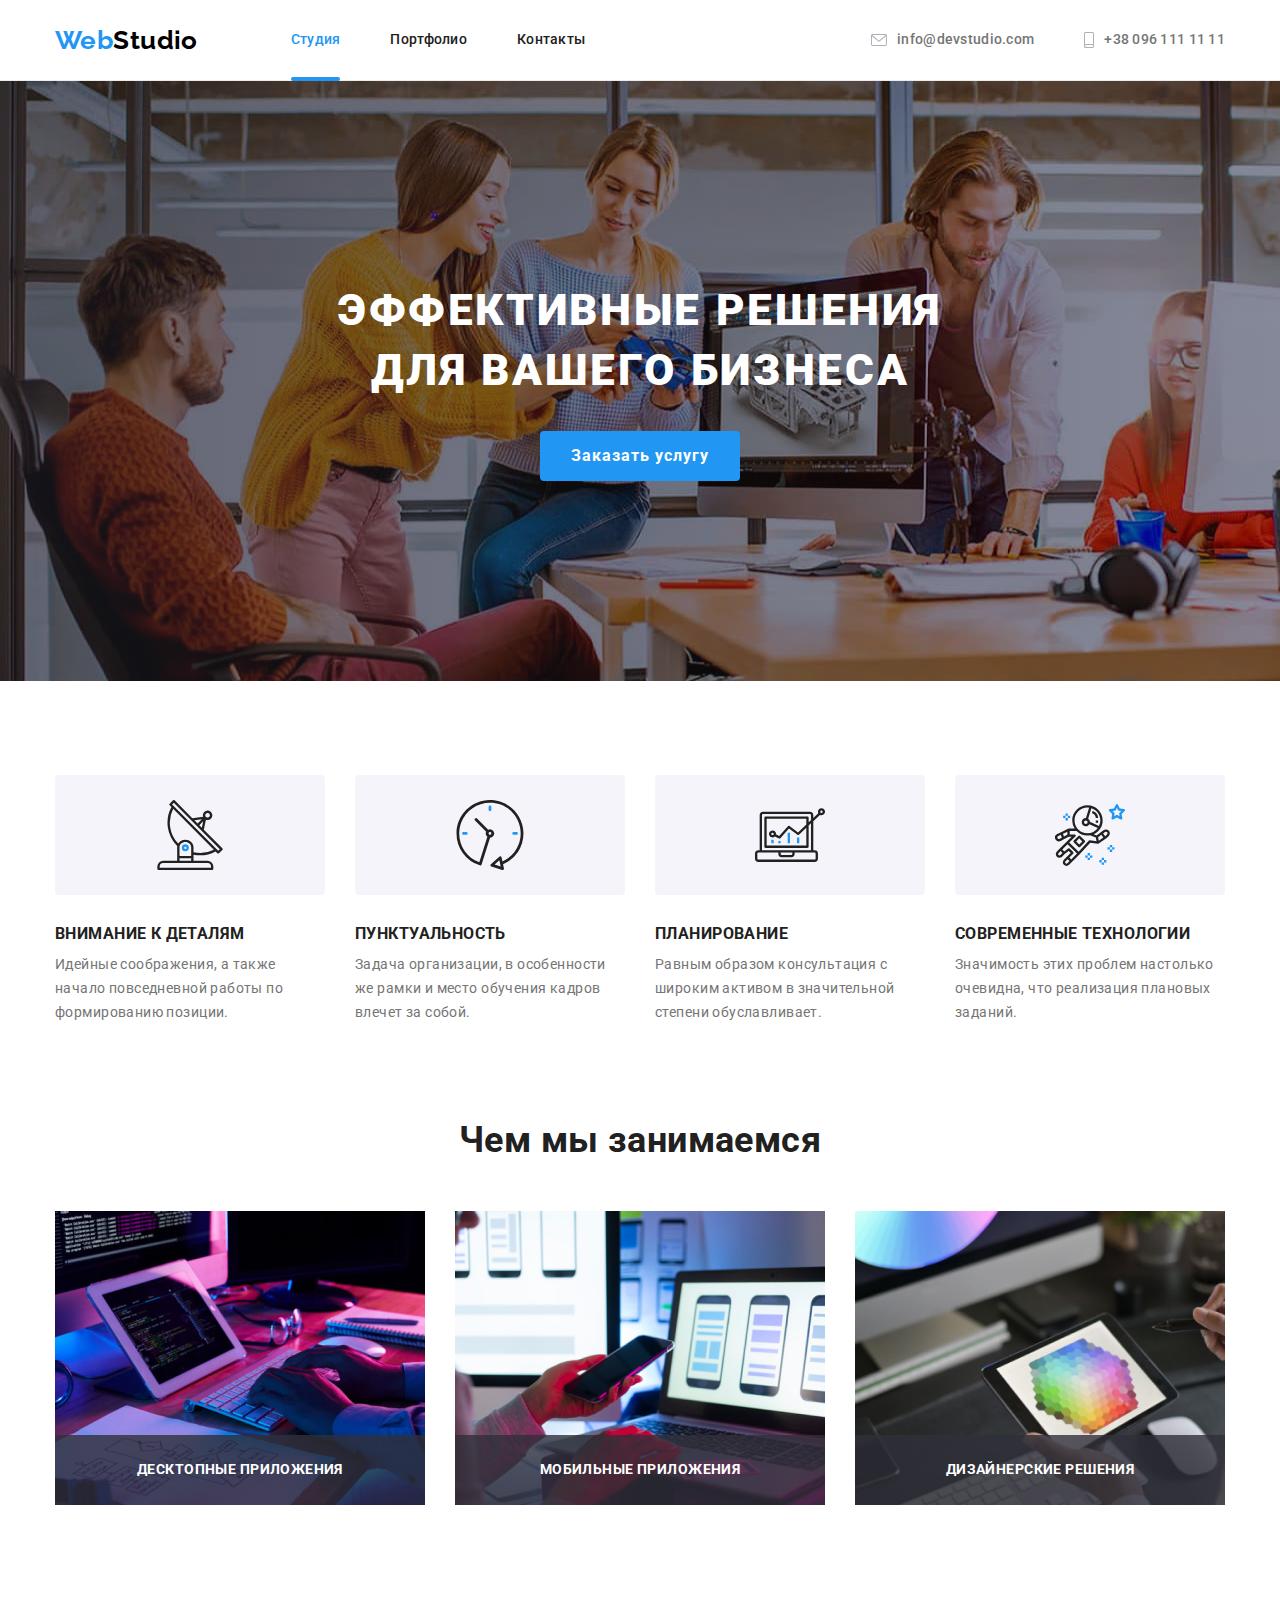
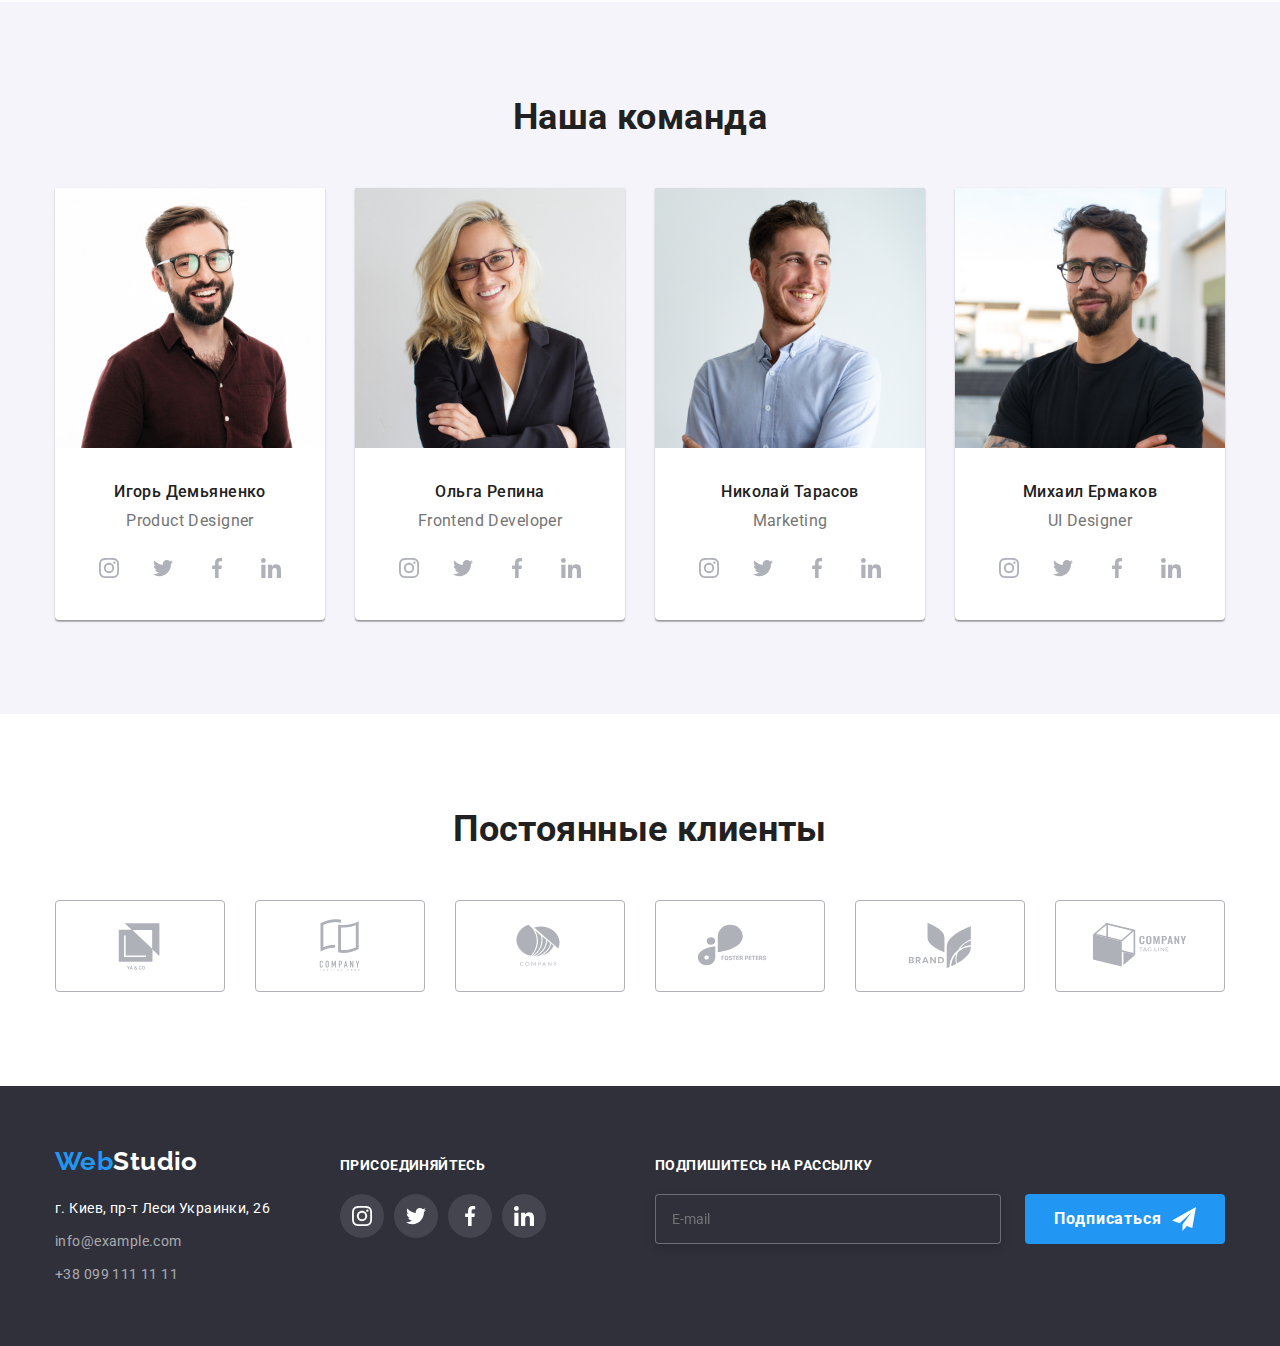
<file: index.html>
<!DOCTYPE html>
<html lang="ru">

<head>
  <meta charset="UTF-8" />
  <meta http-equiv="X-UA-Compatible" content="IE=edge" />
  <meta name="viewport" content="width=device-width, initial-scale=1.0" />
  <title>WebStudio</title>
  <link href="https://fonts.googleapis.com/css2?family=Raleway:wght@700&family=Roboto:wght@400;500;700;900&display=swap"
    rel="stylesheet" />
  <link rel="stylesheet"
    href="https://cdnjs.cloudflare.com/ajax/libs/modern-normalize/1.1.0/modern-normalize.min.css" />
  <link rel="stylesheet" href="./css/styles.css" />
  <link rel="stylesheet" href="./css/main.min.css" />
</head>

<body>

  <!-- HEADER -->

  <header class="header">
    <div class="navigation container">
      <a href="./index.html" class="logo"><span class="logo__top">Web</span>Studio</a>
      <nav class="header-navigation">
        <ul class="header-navigation__list list">
          <li class="header-navigation__item">
            <a href="./index.html" class="header-navigation__link header-navigation__link--current">Студия</a>
          </li>
          <li><a href="./portfolio.html" class="header-navigation__link">Портфолио</a></li>
          <li><a href="" class="header-navigation__link">Контакты</a></li>
        </ul>
      </nav>
      <ul class="header-contacts list">
        <li>
          <a href="mailto:info@devstudio.com" class="header-contacts__data">
            <svg class="header-contacts__icon" width="16" height="12">
              <use href="./images/icons.svg#icon-mail"></use>
            </svg>
            info@devstudio.com</a>
        </li>
        <li>
          <a href="tel:+380961111111" class="header-contacts__data">
            <svg class="header-contacts__icon" width="10" height="16">
              <use href="./images/icons.svg#icon-phone"></use>
            </svg>
            +38 096 111 11 11</a>
        </li>
      </ul>
    </div>
  </header>

  <main>
    <!-- HERO -->

    <section class="hero hero__bgi">
      <div class="container">
        <h1 class="hero__title">
          Эффективные решения <br />
          для вашего бизнеса
        </h1>
        <button type="button" class="button" data-modal-open>Заказать услугу</button>
      </div>
    </section>

    <!-- FEATURE -->

    <section class="feature section">
      <div class="container">
        <h2 class="section__title visually-hidden">Преимущества веб-студии</h2>
        <ul class="section__list">
          <li class="feature__item">
            <div class="feature__icon">
              <svg class="feature__svg">
                <use href="./images/icons.svg#icon-antenna"></use>
              </svg>
            </div>
            <h3 class="feature__title">Внимание к деталям</h3>
            <p class="feature__text">
              Идейные соображения, а также начало повседневной работы по формированию позиции.
            </p>
          </li>
          <li class="feature__item">
            <div class="feature__icon">
              <svg class="feature__svg">
                <use href="./images/icons.svg#icon-clock"></use>
              </svg>
            </div>
            <h3 class="feature__title">Пунктуальность</h3>
            <p class="feature__text">
              Задача организации, в особенности же рамки и место обучения кадров влечет за собой.
            </p>
          </li>
          <li class="feature__item">
            <div class="feature__icon">
              <svg class="feature__svg">
                <use href="./images/icons.svg#icon-diagram"></use>
              </svg>
            </div>
            <h3 class="feature__title">Планирование</h3>
            <p class="feature__text">
              Равным образом консультация с широким активом в значительной степени обуславливает.
            </p>
          </li>
          <li class="feature__item">
            <div class="feature__icon">
              <svg class="feature__svg">
                <use href="./images/icons.svg#icon-astronaut"></use>
              </svg>
            </div>
            <h3 class="feature__title">Современные технологии</h3>
            <p class="feature__text">
              Значимость этих проблем настолько очевидна, что реализация плановых заданий.
            </p>
          </li>
        </ul>
      </div>
    </section>

    <!-- WORK-BOX -->

    <section class="work-box section">
      <div class="container">
        <h2 class="section__title">Чем мы занимаемся</h2>
        <ul class="section__list">
          <li>
            <div class="work-box__group">
              <img src="./images/box1.jpg" alt="Создание сайтов" width="370" height="294" />
              <p class="work-box__text">Десктопные приложения</p>
            </div>
          </li>
          <li>
            <div class="work-box__group">
              <img src="./images/box2.jpg" alt="Создание приложений" width="370" height="294" />
              <p class="work-box__text">Мобильные приложения</p>
            </div>
          </li>
          <li>
            <div class="work-box__group">
              <img src="./images/box3.jpg" alt="Добавление стилей" width="370" height="294" />
              <p class="work-box__text">Дизайнерские решения</p>
            </div>
          </li>
        </ul>
      </div>
    </section>

    <!-- OUR TEAM -->

    <section class="team section">
      <div class="container">
        <h2 class="section__title">Наша команда</h2>
        <ul class="section__list">
          <li class="team__item">
            <img src="./images/product-designer.jpg" alt="Дизайнер проэкта" width="270" height="260" />
            <div class="team__card">
              <h3 class="team__text team__text--name">Игорь Демьяненко</h3>
              <p class="team__text">Product Designer</p>
            </div>
            <ul class="social team-list">
              <li>
                <a href="" class="social__link">
                  <svg class="social__icon">
                    <use href="./images/icons.svg#icon-instagram"></use>
                  </svg>
                </a>
              </li>
              <li>
                <a href="" class="social__link">
                  <svg class="social__icon">
                    <use href="./images/icons.svg#icon-twitter"></use>
                  </svg>
                </a>
              </li>
              <li>
                <a href="" class="social__link">
                  <svg class="social__icon">
                    <use href="./images/icons.svg#icon-facebook"></use>
                  </svg>
                </a>
              </li>
              <li>
                <a href="" class="social__link">
                  <svg class="social__icon">
                    <use href="./images/icons.svg#icon-linkedin"></use>
                  </svg>
                </a>
              </li>
            </ul>
          </li>
          <li class="team__item">
            <img src="./images/frontend-developer.jpg" alt="Фронтенд-разработчик" width="270" height="260" />
            <div class="team__card">
              <h3 class="team__text team__text--name">Ольга Репина</h3>
              <p class="team__text">Frontend Developer</p>
            </div>
            <ul class="social team-list">
              <li>
                <a href="" class="social__link">
                  <svg class="social__icon">
                    <use href="./images/icons.svg#icon-instagram"></use>
                  </svg>
                </a>
              </li>
              <li>
                <a href="" class="social__link">
                  <svg class="social__icon">
                    <use href="./images/icons.svg#icon-twitter"></use>
                  </svg>
                </a>
              </li>
              <li>
                <a href="" class="social__link">
                  <svg class="social__icon">
                    <use href="./images/icons.svg#icon-facebook"></use>
                  </svg>
                </a>
              </li>
              <li>
                <a href="" class="social__link">
                  <svg class="social__icon">
                    <use href="./images/icons.svg#icon-linkedin"></use>
                  </svg>
                </a>
              </li>
            </ul>
          </li>
          <li class="team__item">
            <img src="./images/marketing.jpg" alt="Маркетинг" width="270" height="260" />
            <div class="team__card">
              <h3 class="team__text team__text--name">Николай Тарасов</h3>
              <p class=" team__text">Marketing</p>
            </div>
            <ul class="social team-list">
              <li>
                <a href="" class="social__link">
                  <svg class="social__icon">
                    <use href="./images/icons.svg#icon-instagram"></use>
                  </svg>
                </a>
              </li>
              <li>
                <a href="" class="social__link">
                  <svg class="social__icon">
                    <use href="./images/icons.svg#icon-twitter"></use>
                  </svg>
                </a>
              </li>
              <li>
                <a href="" class="social__link">
                  <svg class="social__icon">
                    <use href="./images/icons.svg#icon-facebook"></use>
                  </svg>
                </a>
              </li>
              <li>
                <a href="" class="social__link">
                  <svg class="social__icon">
                    <use href="./images/icons.svg#icon-linkedin"></use>
                  </svg>
                </a>
              </li>
            </ul>
          </li>
          <li class="team__item">
            <img src="./images/ul-designer.jpg" alt="Дизайнер пользовательского интерфейса" width="270" height="260" />
            <div class="team__card">
              <h3 class="team__text team__text--name">Михаил Ермаков</h3>
              <p class="team__text">UI Designer</p>
            </div>
            <ul class="social team-list">
              <li>
                <a href="" class="social__link">
                  <svg class="social__icon">
                    <use href="./images/icons.svg#icon-instagram"></use>
                  </svg>
                </a>
              </li>
              <li>
                <a href="" class="social__link">
                  <svg class="social__icon">
                    <use href="./images/icons.svg#icon-twitter"></use>
                  </svg>
                </a>
              </li>
              <li>
                <a href="" class="social__link">
                  <svg class="social__icon">
                    <use href="./images/icons.svg#icon-facebook"></use>
                  </svg>
                </a>
              </li>
              <li>
                <a href="" class="social__link">
                  <svg class="social__icon">
                    <use href="./images/icons.svg#icon-linkedin"></use>
                  </svg>
                </a>
              </li>
            </ul>
          </li>
        </ul>
      </div>
    </section>


    <!-- CLIENTS -->
    <section class="clients section">
      <div class="container">
        <h2 class="section__title">Постоянные клиенты</h2>
        <ul class="section__list">
          <li>
            <a href="" class="clients__link">
              <svg class="clients__icon">
                <use href="./images/icons.svg#icon-logo1"></use>
              </svg>
            </a>
          </li>
          <li>
            <a href="" class="clients__link">
              <svg class="clients__icon">
                <use href="./images/icons.svg#icon-logo2"></use>
              </svg>
            </a>
          </li>
          <li>
            <a href="" class="clients__link">
              <svg class="clients__icon">
                <use href="./images/icons.svg#icon-logo3"></use>
              </svg>
            </a>
          </li>
          <li>
            <a href="" class="clients__link">
              <svg class="clients__icon">
                <use href="./images/icons.svg#icon-logo4"></use>
              </svg>
            </a>
          </li>
          <li>
            <a href="" class="clients__link">
              <svg class="clients__icon">
                <use href="./images/icons.svg#icon-logo5"></use>
              </svg>
            </a>
          </li>
          <li>
            <a href="" class="clients__link">
              <svg class="clients__icon">
                <use href="./images/icons.svg#icon-logo6"></use>
              </svg>
            </a>
          </li>
        </ul>
      </div>
    </section>

  </main>

  <!-- FOOTER -->

  <footer class="footer">
    <div class="footer__block container">
      <div class="footer__block--left">
        <div>
          <div class="logo logo--mb">
            <a href="./index.html" class="logo--style"><span class="logo__bottom">Web</span>Studio</a>
          </div>
          <address class="address">
            <ul class="address__list list">
              <li class="address__item">
                <a href="https://www.google.com/maps/place/%D0%B1%D1%83%D0%BB.+%D0%9B%D0%B5%D1%81%D0%B8+%D0%A3%D0%BA%D1%80%D0%B0%D0%B8%D0%BD%D0%BA%D0%B8,+26,+%D0%9A%D0%B8%D0%B5%D0%B2,+02000/@50.4265841,30.5361971,17z/data=!3m1!4b1!4m5!3m4!1s0x40d4cf0e033ecbe9:0x57a4dffefec77da0!8m2!3d50.4265807!4d30.5383858"
                  class="address__map" target="_blank" rel="noopener noreferrer">г. Киев, пр-т Леси Украинки, 26</a>
              </li>
              <li class="address__item">
                <a href="mailto:info@example.com" class="address__link">info@example.com</a>
              </li>
              <li class="address__item">
                <a href="tel:+380991111111" class="address__link">+38 099 111 11 11</a>
              </li>
            </ul>
          </address>
        </div>
        <div>
          <strong class="advice">присоединяйтесь</strong>
          <ul class="social">
            <li>
              <a href="" class="social__link social__link--bg">
                <svg class="social__icon social__icon--fill">
                  <use href="./images/icons.svg#icon-instagram"></use>
                </svg>
              </a>
            </li>
            <li>
              <a href="" class="social__link social__link--bg">
                <svg class="social__icon social__icon--fill">
                  <use href="./images/icons.svg#icon-twitter"></use>
                </svg>
              </a>
            </li>
            <li>
              <a href="" class="social__link social__link--bg">
                <svg class="social__icon social__icon--fill">
                  <use href="./images/icons.svg#icon-facebook"></use>
                </svg>
              </a>
            </li>
            <li>
              <a href="" class="social__link social__link--bg">
                <svg class="social__icon social__icon--fill">
                  <use href="./images/icons.svg#icon-linkedin"></use>
                </svg>
              </a>
            </li>
          </ul>
        </div>
      </div>
      <div class="footer__block--right">
        <strong class="advice">Подпишитесь на рассылку</strong>
        <form>
          <div class="signup">
            <input type="email" class="signup__input" name="email" id="email" placeholder="E-mail">
            <label for="email"></label>
            <button type="submit" class="button">
              <div class="button__icon">
                <span>Подписаться</span>
                <svg width="24" height="24">
                  <use href="./images/icons.svg#icon-send"></use>
                </svg>
              </div>
            </button>
          </div>
        </form>
      </div>
    </div>
  </footer>

  <!-- MODAL -->
  <div class="backdrop is-hidden" data-modal>
    <div class="modal">
      <form class="form">
        <button class="form-button" data-modal-close>
          <svg class="form-button__icon" width="11" height="11">
            <use href="./images/icons.svg#icon-close"></use>
          </svg>
        </button>
        <strong class="form__advice">Оставьте свои данные, мы вам перезвоним</strong>
        <div class="form__field">
          <label for="name" class="form__label">Имя</label>
          <div class="form__group">
            <input type="text" class="form__input" name="name" id="name">
            <svg class="form__icon" width="18" height="18">
              <use href="./images/icons.svg#icon-person"></use>
            </svg>
          </div>
        </div>
        <div class="form__field">
          <label for="name" class="form__label">Телефон</label>
          <div class="form__group">
            <input type="tel" class="form__input" name="tel" id="tel">
            <svg class="form__icon" width="18" height="18">
              <use href="./images/icons.svg#icon-tell"></use>
            </svg>
          </div>
        </div>
        <div class="form__field">
          <label for="email" class="form__label">Почта</label>
          <div class="form__group">
            <input type="email" class="form__input" name="email" id="email">
            <svg class="form__icon" width="18" height="18">
              <use href="./images/icons.svg#icon-email"></use>
            </svg>
          </div>
        </div>
        <div class="form__field">
          <label class="form__label">Комментарий</label>
          <textarea class="form__textarea" name="comment" cols="" rows="5" placeholder="Введите текст"></textarea>
        </div>
        <div class="form__field">
          <label class="form__checkbox">
            <input class="form__checkbox--hidden" type="checkbox" name="agreement" value="reading" />
            <svg class="form__checkbox-icon" width="16" height="15">
              <use href="./images/icons.svg#icon-check"></use>
            </svg>
            <span class="form__checkbox-text">Соглашаюсь с рассылкой и принимаю
              <a href="" class="form__checkbox-link"> Условия договора</a>
            </span>
          </label>
        </div>
        <button class="button" type="submit">Отправить</button>
      </form>
    </div>
  </div>

  <script src="./js/modal.js"></script>
</body>

</html>
</file>
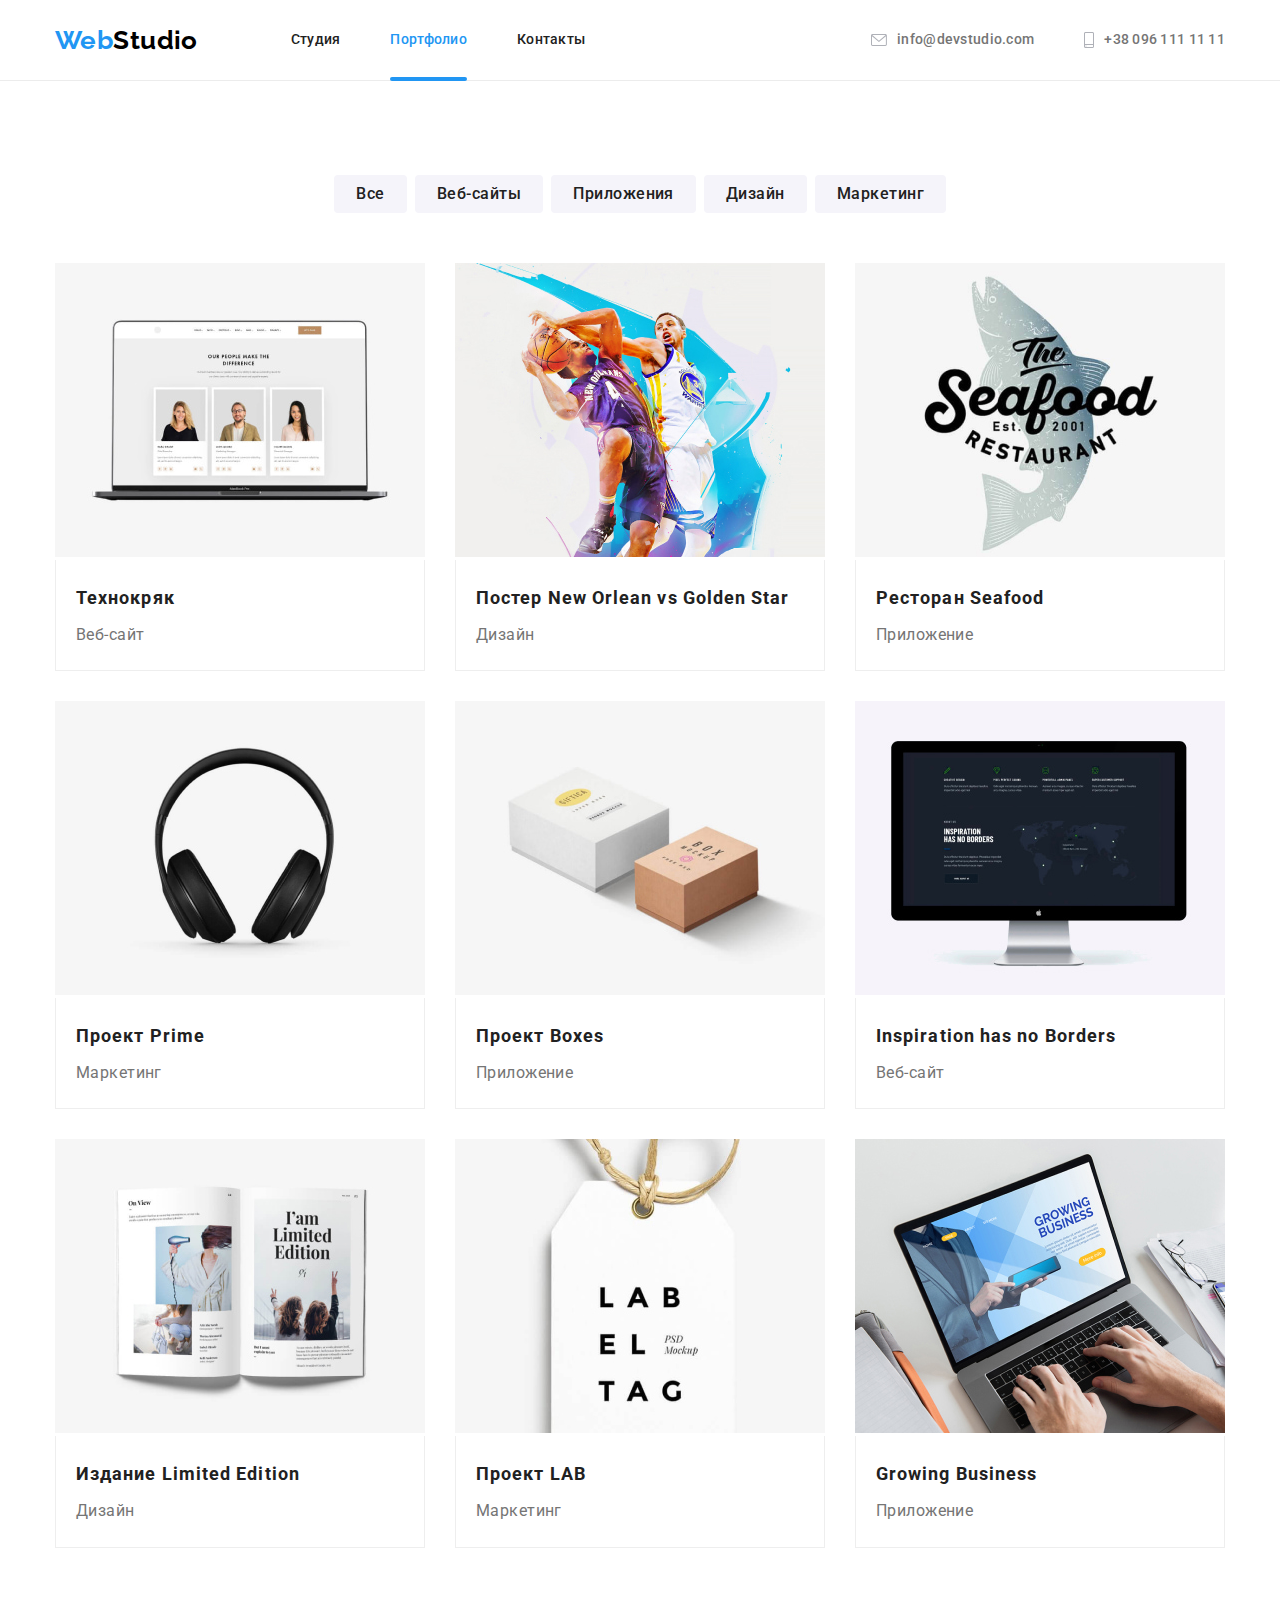
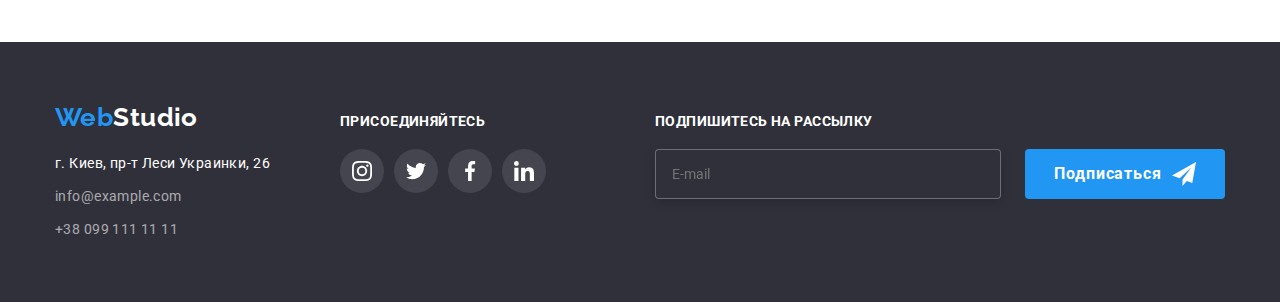
<file: portfolio.html>
<!DOCTYPE html>
<html lang="ru">

<head>
  <meta charset="UTF-8" />
  <meta http-equiv="X-UA-Compatible" content="IE=edge" />
  <meta name="viewport" content="width=device-width, initial-scale=1.0" />
  <title>Portfolio</title>
  <link href="https://fonts.googleapis.com/css2?family=Raleway:wght@700&family=Roboto:wght@400;500;700;900&display=swap"
    rel="stylesheet" />
  <link rel="stylesheet"
    href="https://cdnjs.cloudflare.com/ajax/libs/modern-normalize/1.1.0/modern-normalize.min.css" />
  <link rel="stylesheet" href="./css/styles.css" />
  <link rel="stylesheet" href="./css/main.min.css" />

</head>

<body>

  <!-- HEADER -->

  <header class="header">
    <div class="navigation container">
      <a href="./index.html" class="logo"><span class="logo__top">Web</span>Studio</a>
      <nav class="header-navigation">
        <ul class="header-navigation__list list">
          <li>
            <a href="./index.html" class="header-navigation__link">Студия</a>
          </li>
          <li class="header-navigation__item"><a href="./portfolio.html"
              class="header-navigation__link header-navigation__link--current">Портфолио</a>
          </li>
          <li><a href="" class="header-navigation__link">Контакты</a></li>
        </ul>
      </nav>
      <ul class="header-contacts list">
        <li>
          <a href="mailto:info@devstudio.com" class="header-contacts__data">
            <svg class="header-contacts__icon" width="16" height="12">
              <use href="./images/icons.svg#icon-mail"></use>
            </svg>
            info@devstudio.com</a>
        </li>
        <li>
          <a href="tel:+380961111111" class="header-contacts__data">
            <svg class="header-contacts__icon" width="10" height="16">
              <use href="./images/icons.svg#icon-phone"></use>
            </svg>
            +38 096 111 11 11</a>
        </li>
      </ul>
    </div>
  </header>

  <main>

    <!-- Наши проекты -->
    <section class="section">
      <div class="container">

        <!-- Фильтры -->

        <h1 class="section__title list visually-hidden">Портфолио</h1>
        <ul class="portfolio__list list">
          <li class="portfolio__item"><button type="button" class="button button--style">Все</button></li>
          <li class="portfolio__item"><button type="button" class="button button--style">Веб-сайты</button></li>
          <li class="portfolio__item"><button type="button" class="button button--style">Приложения</button></li>
          <li class="portfolio__item"><button type="button" class="button button--style">Дизайн</button></li>
          <li class="portfolio__item"><button type="button" class="button button--style">Маркетинг</button></li>
        </ul>

        <!-- PORTFOLIO -->

        <div class="projects">
          <ul class="projects__list list">
            <li class="projects__item">
              <a href="" class="projects__link">
                <div class="projects__card">
                  <img src="./images/port1.jpg" alt="Наши разработчики" width="370" height="294" />
                  <p class="projects__card--hidden">Ресурс предлагает комплексные предложения с разным
                    уровнем функционала и
                    сервисов. Все это позволит посетителю
                    получить исчерпывающие сведения о компании или частном лице.</p>
                </div>
                <div class="projects__group">
                  <div class="projects__card--bottom projects__card--bottom">
                    <h2 class="projects__title">Технокряк</h2>
                  </div>
                  <p class="projects__text">Веб-сайт</p>
                </div>
              </a>
            </li>
            <li class="projects__item">
              <a href="" class="projects__link">
                <div class="projects__card">
                  <img src="./images/port2.jpg" alt="Постер для игры в баскетбол" width="370" height="294" />
                  <p class="projects__card--hidden">Ресурс предлагает комплексные предложения с разным уровнем
                    функционала и
                    сервисов. Все это позволит
                    посетителю получить исчерпывающие сведения о компании или частном лице.</p>
                </div>
                <div class="projects__group">
                  <div class="projects__card--bottom">
                    <h2 class="projects__title">Постер New Orlean vs Golden Star</h2>
                  </div>
                  <p class="projects__text">Дизайн</p>
                </div>
              </a>
            </li>
            <li class="projects__item">
              <a href="" class="projects__link">
                <div class="projects__card">
                  <img src="./images/port3.jpg" alt="Постер для ресторана" width="370" height="294" />
                  <p class="projects__card--hidden">Ресурс предлагает комплексные предложения с разным уровнем
                    функционала и
                    сервисов. Все это позволит
                    посетителю
                    получить исчерпывающие сведения о компании или частном лице.</p>
                </div>
                <div class="projects__group">
                  <div class="projects__card--bottom">
                    <h2 class="projects__title">Ресторан Seafood</h2>
                  </div>
                  <p class="projects__text">Приложение</p>
                </div>
              </a>
            </li>
            <li class="projects__item">
              <a href="" class="projects__link">
                <div class="projects__card projects__card">
                  <img src="./images/port4.jpg" alt="Постер с наушниками" width="370" height="294" />
                  <p class="projects__card--hidden">Ресурс предлагает комплексные предложения с разным уровнем
                    функционала и
                    сервисов. Все это позволит
                    посетителю
                    получить исчерпывающие сведения о компании или частном лице.</p>
                </div>
                <div class="projects__group">
                  <div class="projects__card--bottom">
                    <h2 class="projects__title">Проект Prime</h2>
                  </div>
                  <p class="projects__text">Маркетинг</p>
                </div>
              </a>
            </li>
            <li class="projects__item">
              <a href="" class="projects__link">
                <div class="projects__card">
                  <img src="./images/port5.jpg" alt="Постер с коробками" width="370" height="294" />
                  <p class="projects__card--hidden">Ресурс предлагает комплексные предложения с разным уровнем
                    функционала и
                    сервисов. Все это позволит
                    посетителю
                    получить исчерпывающие сведения о компании или частном лице.</p>
                </div>
                <div class="projects__group">
                  <div class="projects__card--bottom">
                    <h2 class="projects__title">Проект Boxes</h2>
                  </div>
                  <p class="projects__text">Приложение</p>
                </div>
              </a>
            </li>
            <li class="projects__item">
              <a href="" class="projects__link">
                <div class="projects__card">
                  <img src="./images/port6.jpg" alt="Постер вдохновение не имеет границ" width="370" height="294" />
                  <p class="projects__card--hidden">Ресурс предлагает комплексные предложения с разным уровнем
                    функционала и
                    сервисов. Все это позволит
                    посетителю
                    получить исчерпывающие сведения о компании или частном лице.</p>
                </div>
                <div class="projects__group">
                  <div class="projects__card--bottom">
                    <h2 class="projects__title">Inspiration has no Borders</h2>
                  </div>
                  <p class="projects__text">Веб-сайт</p>
                </div>
              </a>
            </li>
            <li class="projects__item">
              <a href="" class="projects__link">
                <div class="projects__card">
                  <img src="./images/port7.jpg" alt="Постер с книгой" width="370" height="294" />
                  <p class="projects__card--hidden">Ресурс предлагает комплексные предложения с разным уровнем
                    функционала и
                    сервисов. Все это позволит
                    посетителю
                    получить исчерпывающие сведения о компании или частном лице.</p>
                </div>
                <div class="projects__group">
                  <div class="projects__card--bottom">
                    <h2 class="projects__title">Издание Limited Edition</h2>
                  </div>
                  <p class="projects__text">Дизайн</p>
                </div>
              </a>
            </li>
            <li class="projects__item">
              <a href="" class="projects__link">
                <div class="projects__card">
                  <img src="./images/port8.jpg" alt="Постер с ярлыком" width="370" height="294" />
                  <p class="projects__card--hidden">Ресурс предлагает комплексные предложения с разным уровнем
                    функционала и
                    сервисов. Все это позволит
                    посетителю
                    получить исчерпывающие сведения о компании или частном лице.</p>
                </div>
                <div class="projects__group">
                  <div class="projects__card--bottom">
                    <h2 class="projects__title">Проект LAB</h2>
                  </div>
                  <p class="projects__text">Маркетинг</p>
                </div>
              </a>
            </li>
            <li class="projects__item">
              <a href="" class="projects__link">
                <div class="projects__card">
                  <img src="./images/port9.jpg" alt="Постер растущий бизнес" width="370" height="294" />
                  <p class="projects__card--hidden">Ресурс предлагает комплексные предложения с разным уровнем
                    функционала и
                    сервисов. Все это позволит
                    посетителю
                    получить исчерпывающие сведения о компании или частном лице.</p>
                </div>
                <div class="projects__group">
                  <div class="projects__card--bottom">
                    <h2 class="projects__title">Growing Business</h2>
                  </div>
                  <p class="projects__text">Приложение</p>
                </div>
              </a>
            </li>
          </ul>
        </div>
      </div>

    </section>
  </main>

  <!-- FOOTER -->
  <footer class="footer">
    <div class="footer__block container">
      <div class="footer__block--left">
        <div>
          <div class="logo logo--mb">
            <a href="./index.html" class="logo--style"><span class="logo__bottom">Web</span>Studio</a>
          </div>
          <address class="address">
            <ul class="address__list list">
              <li class="address__item">
                <a href="https://www.google.com/maps/place/%D0%B1%D1%83%D0%BB.+%D0%9B%D0%B5%D1%81%D0%B8+%D0%A3%D0%BA%D1%80%D0%B0%D0%B8%D0%BD%D0%BA%D0%B8,+26,+%D0%9A%D0%B8%D0%B5%D0%B2,+02000/@50.4265841,30.5361971,17z/data=!3m1!4b1!4m5!3m4!1s0x40d4cf0e033ecbe9:0x57a4dffefec77da0!8m2!3d50.4265807!4d30.5383858"
                  class="address__map" target="_blank" rel="noopener noreferrer">г. Киев, пр-т Леси Украинки, 26</a>
              </li>
              <li class="address__item">
                <a href="mailto:info@example.com" class="address__link">info@example.com</a>
              </li>
              <li class="address__item">
                <a href="tel:+380991111111" class="address__link">+38 099 111 11 11</a>
              </li>
            </ul>
          </address>
        </div>
        <div>
          <strong class="advice">присоединяйтесь</strong>
          <ul class="social">
            <li>
              <a href="" class="social__link social__link--bg">
                <svg class="social__icon social__icon--fill">
                  <use href="./images/icons.svg#icon-instagram"></use>
                </svg>
              </a>
            </li>
            <li>
              <a href="" class="social__link social__link--bg">
                <svg class="social__icon social__icon--fill">
                  <use href="./images/icons.svg#icon-twitter"></use>
                </svg>
              </a>
            </li>
            <li>
              <a href="" class="social__link social__link--bg">
                <svg class="social__icon social__icon--fill">
                  <use href="./images/icons.svg#icon-facebook"></use>
                </svg>
              </a>
            </li>
            <li>
              <a href="" class="social__link social__link--bg">
                <svg class="social__icon social__icon--fill">
                  <use href="./images/icons.svg#icon-linkedin"></use>
                </svg>
              </a>
            </li>
          </ul>
        </div>
      </div>
      <div class="footer__block--right">
        <strong class="advice">Подпишитесь на рассылку</strong>
        <form>
          <div class="signup">
            <input type="email" class="signup__input" name="email" id="email" placeholder="E-mail">
            <label for="email"></label>
            <button type="submit" class="button">
              <div class="button__icon">
                <span>Подписаться</span>
                <svg width="24" height="24">
                  <use href="./images/icons.svg#icon-send"></use>
                </svg>
              </div>
            </button>
          </div>
        </form>
      </div>
    </div>
  </footer>
</body>

</html>
</file>
<file: css/styles.css>
/* цвет основного текста #757575 */
/* вторичный цвет теста  #212121*/
/* белый #FFFFFF */
/* футер rgba(255, 255, 255, 0.6) */
/* акцент  #2196F3; */
/* цвет фона #FFFFFF */
/* цвет фона вторичный #F5F4FA */
/* градиент-герой  rgba(47, 48, 58, 0.4)*/

/* html {
  box-sizing: border-box;
} */

*,
*::before,
*::after {
  box-sizing: inherit;
}

/* :root {
  --primary-text-color: #757575;
  --title-text-color: #212121;
  --accent-color: #2196f3;
  --primary-color: #ffffff;
  --logo-color: #000000;
  --bcg-color: #f5f4fa;
  --footer-color: rgba(255, 255, 255, 0.6);
  --bcg-footer: rgba(47, 48, 58, 1);
  --bcg-button: #188ce8;
  --hero-grad: rgba(47, 48, 58, 0.4);
} */

/* body {
  color: var(--primary-text-color);
  background-color: var(--primary-color);
  font-family: Roboto, sans-serif;
  font-size: 14px;
  letter-spacing: 0.03em;
} */

/* h1,
h2,
h3,
h4,
h5,
h6,
ul,
p {
  margin: 0;
  padding: 0;
}

.list {
  list-style: none;
} */

/* .img {
  display: block;
  width: 100%;
  height: auto;
} */

/* .visually-hidden {
  position: absolute;
  width: 1px;
  height: 1px;
  margin: -1px;
  border: 0;
  padding: 0;

  white-space: nowrap;
  clip-path: inset(100%);
  clip: rect(0 0 0 0);
  overflow: hidden;
} */

/* container */

/* .container {
  width: 1200px;
  padding-left: 15px;
  padding-right: 15px;
  margin-left: auto;
  margin-right: auto;
} */

/* HEADER */

/* header-border */

/* .header {
  border-bottom: 1px solid #ececec;
} */

/* NAVIGATION */

/* .navigation {
  display: flex;
  align-items: center;
} */

/* LOGO */

/* .logo {
  color: var(--logo-color);
  text-decoration: none;
  font-family: Raleway, sans-serif;
  font-weight: 700;
  font-size: 26px;
  line-height: 1.19;
}

.logo__top {
  color: var(--accent-color);
} */

/* HEADER-NAVIGATION */

/* .header-navigation {
  margin-left: 93px;
}

.header-navigation__list {
  display: flex;
  gap: 50px;
}

.header-navigation__list,
.header-contacts {
  font-weight: 500;
  line-height: 1.14;
  letter-spacing: 0.02em;
}

.header-navigation__link {
  display: block;
  padding-top: 32px;
  padding-bottom: 32px;

  color: var(--title-text-color);
  text-decoration: none;
  transition: color 250ms cubic-bezier(0.4, 0, 0.2, 1);
}

.header-navigation__link:hover,
.header-navigation__link:focus {
  color: var(--accent-color);
}

.header-navigation__link--current {
  color: var(--accent-color);
}

.header-navigation__item {
  position: relative;
}

.header-navigation__item::after {
  content: '';
  position: absolute;
  bottom: -1px;
  left: 0;
  display: block;
  width: 100%;
  height: 4px;
  background: var(--accent-color);
  border-radius: 2px;
} */

/* CONTACTS */

/* .header-contacts {
  display: flex;
  gap: 50px;
  margin-left: auto;
}

.header-contacts__data {
  align-items: center;
  display: flex;
  padding-top: 32px;
  padding-bottom: 32px;
  color: var(--primary-text-color);
  text-decoration: none;
  transition: color 250ms cubic-bezier(0.4, 0, 0.2, 1);
}

.header-contacts__icon {
  display: block;
  margin-right: 10px;
  fill: #afb1b8;
  justify-content: center;
  transition: fill 250ms cubic-bezier(0.4, 0, 0.2, 1);
}

.header-contacts__data:hover,
.header-contacts__data:focus {
  color: var(--accent-color);
}

.header-contacts__data:hover .header-contacts__icon,
.header-contacts__data:focus .header-contacts__icon {
  fill: var(--accent-color);
} */

/* HERO */

/* .hero {
  padding-top: 200px;
  padding-bottom: 200px;
  background-color: rgba(47, 48, 58, 1);
}

.hero__bgi {
  max-width: 1600px;
  margin-left: auto;
  margin-right: auto;
  background-image: linear-gradient(to right, var(--hero-grad), rgba(00, 00, 00, 0)),
    url(../images/hero/bgimg.jpg);
}

.hero__title {
  margin-bottom: 30px;
  color: var(--primary-color);

  font-weight: 900;
  font-size: 44px;
  line-height: 1.36;
  text-align: center;
  letter-spacing: 0.06em;
  text-transform: uppercase;
} */

/* BUTTON */

/* .button {
  display: block;
  min-width: 200px;
  height: 50px;
  border: none;
  border-radius: 4px;
  margin-left: auto;
  margin-right: auto;
  color: var(--primary-color);
  background-color: var(--accent-color);
  font-weight: 700;
  font-size: 16px;
  line-height: 1.88;
  letter-spacing: 0.06em;
  cursor: pointer;
  transition: background-color 250ms cubic-bezier(0.4, 0, 0.2, 1);
}

.button:hover,
.button:focus {
  background-color: var(--bcg-button);
} */

/* SECTION */

/* .section {
  padding-top: 94px;
  padding-bottom: 94px;
}

.section__title {
  margin-bottom: 50px;
  text-align: center;
  color: var(--title-text-color);
  font-size: 36px;
  line-height: 1.17;
}

.section__list {
  display: flex;
  flex-wrap: wrap;
  gap: 30px;
  justify-content: center;
  list-style: none;
} */

/* FEATURE */

/* .feature__item {
  width: 270px;
}

.feature__icon {
  display: flex;
  height: 120px;
  justify-content: center;
  align-items: center;
  margin-bottom: 30px;
  background: var(--bcg-color);
  border-radius: 4px;
}

.feature__svg {
  width: 70px;
  height: 70px;
}

.feature__title {
  margin-bottom: 10px;
  color: var(--title-text-color);
  line-height: 1.14;
  text-transform: uppercase;
}

.feature__text {
  line-height: 1.71;
} */

/* WORK */

/* .work-box {
  padding-top: 0;
}

.work-box__group {
  position: relative;
}

.work-box__text {
  display: flex;
  position: absolute;
  bottom: 3px;
  width: 100%;
  height: 70px;
  align-items: center;
  justify-content: center;
  font-weight: 700;
  line-height: 1.14;
  text-transform: uppercase;
  color: var(--primary-color);
  background: rgba(47, 48, 58, 0.8);
} */

/* OUR TEAM */

/* .team {
  background-color: var(--bcg-color);
}

.team__item {
  width: 270px;
  background: var(--primary-color);
  box-shadow: 0px 1px 3px rgba(0, 0, 0, 0.12), 0px 1px 1px rgba(0, 0, 0, 0.14),
    0px 2px 1px rgba(0, 0, 0, 0.2);
  border-radius: 0px 0px 4px 4px;
}

.team__card {
  padding-top: 30px;
  padding-bottom: 16px;
}

.team__text {
  margin-top: 0;
  margin-bottom: 0;
  font-size: 16px;
  line-height: 1.19;
  text-align: center;
}

.team__text--name {
  margin-bottom: 10px;
  color: var(--title-text-color);
  font-weight: 500;
} */

/* .social {
  display: flex;
  justify-content: center;
  gap: 10px;
  list-style: none;
  margin-bottom: 30px;
}

.social__link {
  display: inline-block;
  width: 44px;
  height: 44px;
  padding: 12px;
  border-radius: 50%;
  transition: background-color 250ms cubic-bezier(0.4, 0, 0.2, 1);
}

.social__link:hover,
.social__link:focus {
  background-color: var(--accent-color);
}

.social__icon {
  width: 20px;
  height: 20px;
  fill: #afb1b8;
  transition: fill 250ms cubic-bezier(0.4, 0, 0.2, 1);
}

.social__link:hover .social__icon,
.social__link:focus .social__icon {
  fill: var(--primary-color);
} */

/* CLIENTS */

/* .clients__link {
  display: flex;
  width: 170px;
  height: 92px;
  justify-content: center;
  align-items: center;
  border: 1px solid #afb1b8;
  border-radius: 4px;

  transition: border 250ms cubic-bezier(0.4, 0, 0.2, 1);
}
.clients__link:hover,
.clients__link:focus {
  border: 1px solid #2196f3;
}

.clients__icon {
  width: 106px;
  height: 60px;

  fill: #afb1b8;

  transition: fill 250ms cubic-bezier(0.4, 0, 0.2, 1);
}

.clients__link:hover .clients__icon,
.clients__link:focus .clients__icon {
  fill: var(--accent-color);
} */

/* FOOTER */

/* .footer {
  padding-top: 60px;
  padding-bottom: 60px;
  background-color: var(--bcg-footer);
}

.footer__block {
  display: flex;
  gap: 93px;
  justify-content: space-between;
  align-items: baseline;
} */

/* FOOTER LEFT */

/* .footer__block--left {
  display: flex;
  gap: 70px;
  align-items: baseline;
} */

/* logo footer */

/* .logo--mb {
  margin-bottom: 20px;
}

.logo--style {
  margin-bottom: 20px;
  color: var(--primary-color);
  text-decoration: none;
}

.logo__bottom {
  color: var(--accent-color);
} */

/* address */

/* .address {
  line-height: 1.71;
  font-style: normal;
}

.address__item:not(:first-child) {
  margin-top: 9px;
}

.address__map {
  color: var(--primary-color);
  text-decoration: none;
  transition: color 250ms cubic-bezier(0.4, 0, 0.2, 1);
}
.address__map:hover,
.address__map:focus {
  color: var(--accent-color);
}

.address__link {
  color: var(--footer-color);
  text-decoration: none;
  transition: color 250ms cubic-bezier(0.4, 0, 0.2, 1);
}

.address__link:hover,
.address__link:focus {
  color: var(--accent-color);
} */

/* social footer */

/* .advice {
  display: inline-block;
  font-weight: 700;
  line-height: 1.14;
  text-transform: uppercase;
  color: var(--primary-color);
  margin-bottom: 20px;
}

.social__link--bg {
  background: rgba(255, 255, 255, 0.1);

  transition: background-color 250ms cubic-bezier(0.4, 0, 0.2, 1);
}
.social__link--bg:hover,
.social__link--bg:focus {
  background-color: var(--accent-color);
}

.social__icon--fill {
  width: 20px;
  height: 20px;
  fill: var(--primary-color);
} */

/* FOOTER RIGHT SIDE */

/* .footer__block--right {
  width: 570px;
}

.signup {
  position: relative;
  display: flex;
  gap: 12px;
}

.signup__input {
  width: 358px;
  height: 50px;
  padding-left: 16px;
  background: #2f303a;
  border: 1px solid rgba(255, 255, 255, 0.3);
  filter: drop-shadow(0px 4px 4px rgba(0, 0, 0, 0.15));
  border-radius: 4px;
  color: rgba(255, 255, 255, 0.6);
}

.button__icon {
  display: flex;
  align-items: center;
  justify-content: center;
  gap: 10px;
  fill: var(--primary-color);
} */

/* P0RTFOLIO */

/* FILTER*/

/* .portfolio__list {
  display: flex;
  flex-wrap: wrap;
  gap: 8px;
  justify-content: center;
  margin-bottom: 50px;
}

.button--style {
  height: 38px;
  min-width: 73px;
  padding: 6px 22px;
  text-align: center;
  color: var(--title-text-color);
  background-color: var(--bcg-color);
  letter-spacing: 0.03em;
  font-weight: 500;
  line-height: 1.62;
  transition: background-color 250ms cubic-bezier(0.4, 0, 0.2, 1),
    color 250ms cubic-bezier(0.4, 0, 0.2, 1), box-shadow 250ms cubic-bezier(0.4, 0, 0.2, 1);
}

.button:hover,
.button:focus {
  color: var(--primary-color);
  background-color: var(--accent-color);
  box-shadow: 0px 3px 1px rgba(0, 0, 0, 0.1), 0px 1px 2px rgba(0, 0, 0, 0.08),
    0px 2px 2px rgba(0, 0, 0, 0.12);
  border-radius: 4px;
} */

/* PROJECTS */
/* .projects__list {
  display: flex;
  flex-wrap: wrap;
  gap: 30px;
  flex-basis: calc((100%-60px) / 3);
}

.projects__item {
  width: 370px;
}

.projects__link {
  display: block;
  text-decoration: none;
  border: none;
  transition: box-shadow 250ms cubic-bezier(0.4, 0, 0.2, 1);
}

.projects__link:hover,
.projects__link:focus {
  box-shadow: 0px 1px 1px rgba(0, 0, 0, 0.12), 0px 4px 4px rgba(0, 0, 0, 0.06),
    1px 4px 6px rgba(0, 0, 0, 0.16);
}

.projects__card {
  position: relative;
  overflow: hidden;
}

.projects__card--hidden {
  position: absolute;
  width: 100%;
  opacity: 0;
  margin-top: 0;
  font-size: 18px;
  line-height: 1.56;
  padding: 63px 24px;
  color: var(--primary-color);
  background: rgba(33, 150, 243, 0.9);
  transition: opacity 250ms cubic-bezier(0.4, 0, 0.2, 1),
    transform 250ms cubic-bezier(0.4, 0, 0.2, 1);
}

.projects__link:hover .projects__card--hidden {
  opacity: 1;
  transform: translateY(-298px);
}

.projects__group {
  padding-top: 20px;
  padding-bottom: 20px;
  border: 1px solid #eeeeee;
  border-top: none;
  padding-left: 20px;
  padding-right: 20px;
}

.projects__card--bottom {
  width: 322px;
  margin-bottom: 4px;
}

.projects__title {
  margin-top: 0;
  margin-bottom: 0;
  color: var(--title-text-color);
  font-weight: 700;
  font-size: 18px;
  line-height: 2;
  letter-spacing: 0.06em;
  text-decoration: none;
}

.projects__text {
  margin-top: 0;
  margin-bottom: 0;
  color: var(--primary-text-color);
  font-size: 16px;
  line-height: 1.88;
} */

/* BACKDROP */

/* .backdrop {
  position: fixed;
  top: 0;
  left: 0;
  width: 100%;
  height: 100%;
  margin: 0;
  z-index: 1;

  background: rgba(0, 0, 0, 0.2);
  transition: opacity 250ms cubic-bezier(0.4, 0, 0.2, 1);
}

.backdrop.is-hidden {
  opacity: 0;
  pointer-events: none;
}

.backdrop:hover {
  opacity: 1;
} */

/* .modal {
  position: absolute;
  top: 50%;
  left: 50%;
  transform: translate(-50%, -50%);
  width: 528px;
  height: 581px;
  background: var(--primary-color);
  box-shadow: 0px 1px 3px rgba(0, 0, 0, 0.12), 0px 1px 1px rgba(0, 0, 0, 0.14),
    0px 2px 1px rgba(0, 0, 0, 0.2);
  border-radius: 4px;
} */

/* .form {
  width: 528px;
  height: 581px;
  padding-left: 40px;
  padding-right: 40px;
}

.form-button {
  position: relative;
  width: 30px;
  height: 30px;
  margin-top: 8px;
  margin-bottom: 2px;
  margin-right: 8px;
  margin-left: 100%;
  border-radius: 100%;
  background: var(--primary-color);
  border: 1px solid rgba(0, 0, 0, 0.1);
  cursor: pointer;
}

.form-button__icon {
  position: absolute;
  width: 18px;
  height: 18px;
  top: 50%;
  right: 5px;
  transform: translateY(-50%);
  fill: #000000;
  transition: fill 250ms cubic-bezier(0.4, 0, 0.2, 1);
}

.form-button:hover .form-button__icon,
.form-button:focus .form-button__icon {
  fill: var(--accent-color);
}

.form__advice {
  width: 100%;
  font-weight: 700;
  font-size: 20px;
  line-height: 1.15;
  text-align: center;

  color: #212121;
  margin-bottom: 12px;
}

.form__field {
  display: flex;
  flex-direction: column;
}

.form__label {
  margin-top: 10px;
  margin-bottom: 4px;
  font-size: 12px;
  line-height: 1.17;
  letter-spacing: 0.01em;
  color: #757575;
}

.form__group {
  position: relative;
}

.form__input {
  width: 100%;
  height: 40px;
  padding: 14px;
  padding-left: 42px;
  border: 1px solid rgba(33, 33, 33, 0.2);
  border-radius: 4px;
  transition: border-color 250ms cubic-bezier(0.4, 0, 0.2, 1);
}

.form__input:hover,
.form__input:focus {
  border-color: var(--accent-color);
  outline: transparent;
}

.form__icon {
  position: absolute;
  display: inline-block;
  top: 50%;
  left: 15px;
  transform: translateY(-50%);
  fill: #212121;
  transition: fill 250ms cubic-bezier(0.4, 0, 0.2, 1);
}

.form__input:hover + .form__icon,
.form__input:focus + .form__icon {
  fill: var(--accent-color);
}

.form__textarea {
  width: 100%;
  height: 120px;
  resize: none;
  padding: 12px 16px;
  margin-bottom: 20px;
  line-height: 1.14;
  letter-spacing: 0.01em;
  color: rgba(117, 117, 117, 0.5);
  border: 1px solid rgba(33, 33, 33, 0.2);
  border-radius: 4px;

  transition: border-color 250ms cubic-bezier(0.4, 0, 0.2, 1);
}

.form__textarea:hover,
.form__textarea:focus {
  border-color: var(--accent-color);
  outline: transparent;
}

.form__checkbox {
  position: relative;
  display: block;
  min-width: 425px;
  margin-left: 13px;
  margin-bottom: 30px;
  cursor: pointer;
}

.form__checkbox--hidden {
  visibility: hidden;
}

.form__checkbox-icon {
  position: absolute;
  top: 0;
  left: 0;
  width: 16px;
  height: 15px;
  fill: var(--primary-color);
  border: 2px solid #212121;
  border-radius: 2px;
  transform: translateY(3px);
  margin-right: 7px;
  transition: background-color 250ms cubic-bezier(0.4, 0, 0.2, 1);
}

.form__checkbox--hidden:checked + .form__checkbox-icon {
  background-color: var(--accent-color);
  border-color: var(--accent-color);
}

.form__checkbox-text {
  margin-left: 7px;
  line-height: 1.71;

  color: #757575;
}

.form__checkbox-link {
  line-height: 1.71;
  color: var(--accent-color);
} */
</file>
<file: css/main.min.css>
:root{--primary-text-color: #757575;--title-text-color: #212121;--accent-color: #2196f3;--primary-color: #ffffff;--logo-color: #000000;--bcg-color: #f5f4fa;--footer-color: rgba(255, 255, 255, 0.6);--bcg-footer: rgba(47, 48, 58, 1);--bcg-button: #188ce8;--hero-grad: rgba(47, 48, 58, 0.4)}html{-webkit-box-sizing:border-box;box-sizing:border-box}body{color:var(--primary-text-color);background-color:var(--primary-color);font-family:Roboto,sans-serif;font-size:14px;letter-spacing:.03em}.visually-hidden{position:absolute;width:1px;height:1px;margin:-1px;border:0;padding:0;white-space:nowrap;-webkit-clip-path:inset(100%);clip-path:inset(100%);clip:rect(0 0 0 0);overflow:hidden}h1,h2,h3,h4,h5,h6,ul,p{margin:0;padding:0}.list{list-style:none}.img{display:block;width:100%;height:auto}.container{width:1200px;padding-left:15px;padding-right:15px;margin-left:auto;margin-right:auto}.section{padding-top:94px;padding-bottom:94px}.section__title{margin-bottom:50px;text-align:center;color:var(--title-text-color);font-size:36px;line-height:1.17}.section__list{display:-webkit-box;display:-ms-flexbox;display:flex;-ms-flex-wrap:wrap;flex-wrap:wrap;gap:30px;-webkit-box-pack:center;-ms-flex-pack:center;justify-content:center;list-style:none}.button{display:block;min-width:200px;height:50px;border:none;border-radius:4px;margin-left:auto;margin-right:auto;color:var(--primary-color);background-color:var(--accent-color);font-weight:700;font-size:16px;line-height:1.88;letter-spacing:.06em;cursor:pointer;-webkit-transition:background-color 250ms cubic-bezier(0.4, 0, 0.2, 1);transition:background-color 250ms cubic-bezier(0.4, 0, 0.2, 1)}.button:hover,.button:focus{background-color:var(--bcg-button)}.social{display:-webkit-box;display:-ms-flexbox;display:flex;-webkit-box-pack:center;-ms-flex-pack:center;justify-content:center;gap:10px;list-style:none;margin-bottom:30px}.social__link{display:inline-block;width:44px;height:44px;padding:12px;border-radius:50%;-webkit-transition:background-color 250ms cubic-bezier(0.4, 0, 0.2, 1);transition:background-color 250ms cubic-bezier(0.4, 0, 0.2, 1)}.social__link:hover,.social__link:focus{background-color:var(--accent-color)}.social__icon{width:20px;height:20px;fill:#afb1b8;-webkit-transition:fill 250ms cubic-bezier(0.4, 0, 0.2, 1);transition:fill 250ms cubic-bezier(0.4, 0, 0.2, 1)}.social__link:hover .social__icon,.social__link:focus .social__icon{fill:var(--primary-color)}.logo{color:var(--logo-color);text-decoration:none;font-family:Raleway,sans-serif;font-weight:700;font-size:26px;line-height:1.19}.logo__top{color:var(--accent-color)}.header{border-bottom:1px solid #ececec}.navigation{display:-webkit-box;display:-ms-flexbox;display:flex;-webkit-box-align:center;-ms-flex-align:center;align-items:center}.header-navigation{margin-left:93px}.header-navigation__list{display:-webkit-box;display:-ms-flexbox;display:flex;gap:50px}.header-navigation__list,.header-contacts{font-weight:500;line-height:1.14;letter-spacing:.02em}.header-navigation__link{display:block;padding-top:32px;padding-bottom:32px;color:var(--title-text-color);text-decoration:none;-webkit-transition:color 250ms cubic-bezier(0.4, 0, 0.2, 1);transition:color 250ms cubic-bezier(0.4, 0, 0.2, 1)}.header-navigation__link:hover,.header-navigation__link:focus{color:var(--accent-color)}.header-navigation__link--current{color:var(--accent-color)}.header-navigation__item{position:relative}.header-navigation__item::after{content:"";position:absolute;bottom:-1px;left:0;display:block;width:100%;height:4px;background:var(--accent-color);border-radius:2px}.header-contacts{display:-webkit-box;display:-ms-flexbox;display:flex;gap:50px;margin-left:auto}.header-contacts__data{-webkit-box-align:center;-ms-flex-align:center;align-items:center;display:-webkit-box;display:-ms-flexbox;display:flex;padding-top:32px;padding-bottom:32px;color:var(--primary-text-color);text-decoration:none;-webkit-transition:color 250ms cubic-bezier(0.4, 0, 0.2, 1);transition:color 250ms cubic-bezier(0.4, 0, 0.2, 1)}.header-contacts__data:hover,.header-contacts__data:focus{color:var(--accent-color)}.header-contacts__icon{display:block;margin-right:10px;fill:#afb1b8;-webkit-box-pack:center;-ms-flex-pack:center;justify-content:center;-webkit-transition:fill 250ms cubic-bezier(0.4, 0, 0.2, 1);transition:fill 250ms cubic-bezier(0.4, 0, 0.2, 1)}.header-contacts__data:hover .header-contacts__icon,.header-contacts__data:focus .header-contacts__icon{fill:var(--accent-color)}.hero{padding-top:200px;padding-bottom:200px;background-color:#2f303a}.hero__bgi{max-width:1600px;margin-left:auto;margin-right:auto;background-image:-webkit-gradient(linear, left top, right top, from(var(--hero-grad)), to(rgba(0, 0, 0, 0))),url(../images/hero/bgimg.jpg);background-image:linear-gradient(to right, var(--hero-grad), rgba(0, 0, 0, 0)),url(../images/hero/bgimg.jpg)}.hero__title{margin-bottom:30px;color:var(--primary-color);font-weight:900;font-size:44px;line-height:1.36;text-align:center;letter-spacing:.06em;text-transform:uppercase}.feature__item{width:270px}.feature__icon{display:-webkit-box;display:-ms-flexbox;display:flex;height:120px;-webkit-box-pack:center;-ms-flex-pack:center;justify-content:center;-webkit-box-align:center;-ms-flex-align:center;align-items:center;margin-bottom:30px;background:var(--bcg-color);border-radius:4px}.feature__svg{width:70px;height:70px}.feature__title{margin-bottom:10px;color:var(--title-text-color);line-height:1.14;text-transform:uppercase}.feature__text{line-height:1.71}.work-box{padding-top:0}.work-box__group{position:relative}.work-box__text{display:-webkit-box;display:-ms-flexbox;display:flex;position:absolute;bottom:3px;width:100%;height:70px;-webkit-box-align:center;-ms-flex-align:center;align-items:center;-webkit-box-pack:center;-ms-flex-pack:center;justify-content:center;font-weight:700;line-height:1.14;text-transform:uppercase;color:var(--primary-color);background:rgba(47,48,58,.8)}.team{background-color:var(--bcg-color)}.team__item{width:270px;background:var(--primary-color);-webkit-box-shadow:0px 1px 3px rgba(0,0,0,.12),0px 1px 1px rgba(0,0,0,.14),0px 2px 1px rgba(0,0,0,.2);box-shadow:0px 1px 3px rgba(0,0,0,.12),0px 1px 1px rgba(0,0,0,.14),0px 2px 1px rgba(0,0,0,.2);border-radius:0px 0px 4px 4px}.team__card{padding-top:30px;padding-bottom:16px}.team__text{margin-top:0;margin-bottom:0;font-size:16px;line-height:1.19;text-align:center}.team__text--name{margin-bottom:10px;color:var(--title-text-color);font-weight:500}.clients__link{display:-webkit-box;display:-ms-flexbox;display:flex;width:170px;height:92px;-webkit-box-pack:center;-ms-flex-pack:center;justify-content:center;-webkit-box-align:center;-ms-flex-align:center;align-items:center;border:1px solid #afb1b8;border-radius:4px;-webkit-transition:border 250ms cubic-bezier(0.4, 0, 0.2, 1);transition:border 250ms cubic-bezier(0.4, 0, 0.2, 1)}.clients__link:hover,.clients__link:focus{border:1px solid #2196f3}.clients__icon{width:106px;height:60px;fill:#afb1b8;-webkit-transition:fill 250ms cubic-bezier(0.4, 0, 0.2, 1);transition:fill 250ms cubic-bezier(0.4, 0, 0.2, 1)}.clients__link:hover .clients__icon,.clients__link:focus .clients__icon{fill:var(--accent-color)}.footer{padding-top:60px;padding-bottom:60px;background-color:var(--bcg-footer)}.footer__block{display:-webkit-box;display:-ms-flexbox;display:flex;gap:93px;-webkit-box-pack:justify;-ms-flex-pack:justify;justify-content:space-between;-webkit-box-align:baseline;-ms-flex-align:baseline;align-items:baseline}.footer__block--left{display:-webkit-box;display:-ms-flexbox;display:flex;gap:70px;-webkit-box-align:baseline;-ms-flex-align:baseline;align-items:baseline}.logo--mb{margin-bottom:20px}.logo--style{margin-bottom:20px;color:var(--primary-color);text-decoration:none}.logo__bottom{color:var(--accent-color)}.address{line-height:1.71;font-style:normal}.address__item:not(:first-child){margin-top:9px}.address__map{color:var(--primary-color);text-decoration:none;-webkit-transition:color 250ms cubic-bezier(0.4, 0, 0.2, 1);transition:color 250ms cubic-bezier(0.4, 0, 0.2, 1)}.address__map:hover,.address__map:focus{color:var(--accent-color)}.address__link{color:var(--footer-color);text-decoration:none;-webkit-transition:color 250ms cubic-bezier(0.4, 0, 0.2, 1);transition:color 250ms cubic-bezier(0.4, 0, 0.2, 1)}.address__link:hover,.address__link:focus{color:var(--accent-color)}.advice{display:inline-block;font-weight:700;line-height:1.14;text-transform:uppercase;color:var(--primary-color);margin-bottom:20px}.social__link--bg{background:rgba(255,255,255,.1);-webkit-transition:background-color 250ms cubic-bezier(0.4, 0, 0.2, 1);transition:background-color 250ms cubic-bezier(0.4, 0, 0.2, 1)}.social__link--bg:hover,.social__link--bg:focus{background-color:var(--accent-color)}.social__icon--fill{width:20px;height:20px;fill:var(--primary-color)}.footer__block--right{width:570px}.signup{position:relative;display:-webkit-box;display:-ms-flexbox;display:flex;gap:12px}.signup__input{width:358px;height:50px;padding-left:16px;background:#2f303a;border:1px solid rgba(255,255,255,.3);-webkit-filter:drop-shadow(0px 4px 4px rgba(0, 0, 0, 0.15));filter:drop-shadow(0px 4px 4px rgba(0, 0, 0, 0.15));border-radius:4px;color:rgba(255,255,255,.6)}.button__icon{display:-webkit-box;display:-ms-flexbox;display:flex;-webkit-box-align:center;-ms-flex-align:center;align-items:center;-webkit-box-pack:center;-ms-flex-pack:center;justify-content:center;gap:10px;fill:var(--primary-color)}.portfolio__list{display:-webkit-box;display:-ms-flexbox;display:flex;-ms-flex-wrap:wrap;flex-wrap:wrap;gap:8px;-webkit-box-pack:center;-ms-flex-pack:center;justify-content:center;margin-bottom:50px}.button--style{height:38px;min-width:73px;padding:6px 22px;text-align:center;color:var(--title-text-color);background-color:var(--bcg-color);letter-spacing:.03em;font-weight:500;line-height:1.62;-webkit-transition:background-color 250ms cubic-bezier(0.4, 0, 0.2, 1),color 250ms cubic-bezier(0.4, 0, 0.2, 1),-webkit-box-shadow 250ms cubic-bezier(0.4, 0, 0.2, 1);transition:background-color 250ms cubic-bezier(0.4, 0, 0.2, 1),color 250ms cubic-bezier(0.4, 0, 0.2, 1),-webkit-box-shadow 250ms cubic-bezier(0.4, 0, 0.2, 1);transition:background-color 250ms cubic-bezier(0.4, 0, 0.2, 1),color 250ms cubic-bezier(0.4, 0, 0.2, 1),box-shadow 250ms cubic-bezier(0.4, 0, 0.2, 1);transition:background-color 250ms cubic-bezier(0.4, 0, 0.2, 1),color 250ms cubic-bezier(0.4, 0, 0.2, 1),box-shadow 250ms cubic-bezier(0.4, 0, 0.2, 1),-webkit-box-shadow 250ms cubic-bezier(0.4, 0, 0.2, 1)}.button:hover,.button:focus{color:var(--primary-color);background-color:var(--accent-color);-webkit-box-shadow:0px 3px 1px rgba(0,0,0,.1),0px 1px 2px rgba(0,0,0,.08),0px 2px 2px rgba(0,0,0,.12);box-shadow:0px 3px 1px rgba(0,0,0,.1),0px 1px 2px rgba(0,0,0,.08),0px 2px 2px rgba(0,0,0,.12);border-radius:4px}.projects__list{display:-webkit-box;display:-ms-flexbox;display:flex;-ms-flex-wrap:wrap;flex-wrap:wrap;gap:30px;-ms-flex-preferred-size:calc((100% - 60px)/3);flex-basis:calc((100% - 60px)/3)}.projects__item{width:370px}.projects__link{display:block;text-decoration:none;border:none;-webkit-transition:-webkit-box-shadow 250ms cubic-bezier(0.4, 0, 0.2, 1);transition:-webkit-box-shadow 250ms cubic-bezier(0.4, 0, 0.2, 1);transition:box-shadow 250ms cubic-bezier(0.4, 0, 0.2, 1);transition:box-shadow 250ms cubic-bezier(0.4, 0, 0.2, 1), -webkit-box-shadow 250ms cubic-bezier(0.4, 0, 0.2, 1)}.projects__link:hover,.projects__link:focus{-webkit-box-shadow:0px 1px 1px rgba(0,0,0,.12),0px 4px 4px rgba(0,0,0,.06),1px 4px 6px rgba(0,0,0,.16);box-shadow:0px 1px 1px rgba(0,0,0,.12),0px 4px 4px rgba(0,0,0,.06),1px 4px 6px rgba(0,0,0,.16)}.projects__card{position:relative;overflow:hidden}.projects__card--hidden{position:absolute;width:100%;opacity:0;margin-top:0;font-size:18px;line-height:1.56;padding:63px 24px;color:var(--primary-color);background:rgba(33,150,243,.9);-webkit-transition:opacity 250ms cubic-bezier(0.4, 0, 0.2, 1),-webkit-transform 250ms cubic-bezier(0.4, 0, 0.2, 1);transition:opacity 250ms cubic-bezier(0.4, 0, 0.2, 1),-webkit-transform 250ms cubic-bezier(0.4, 0, 0.2, 1);transition:opacity 250ms cubic-bezier(0.4, 0, 0.2, 1),transform 250ms cubic-bezier(0.4, 0, 0.2, 1);transition:opacity 250ms cubic-bezier(0.4, 0, 0.2, 1),transform 250ms cubic-bezier(0.4, 0, 0.2, 1),-webkit-transform 250ms cubic-bezier(0.4, 0, 0.2, 1)}.projects__link:hover .projects__card--hidden{opacity:1;-webkit-transform:translateY(-298px);transform:translateY(-298px)}.projects__group{padding-top:20px;padding-bottom:20px;border:1px solid #eee;border-top:none;padding-left:20px;padding-right:20px}.projects__card--bottom{width:322px;margin-bottom:4px}.projects__title{margin-top:0;margin-bottom:0;color:var(--title-text-color);font-weight:700;font-size:18px;line-height:2;letter-spacing:.06em;text-decoration:none}.projects__text{margin-top:0;margin-bottom:0;color:var(--primary-text-color);font-size:16px;line-height:1.88}.backdrop{position:fixed;top:0;left:0;width:100%;height:100%;margin:0;z-index:1;background:rgba(0,0,0,.2);-webkit-transition:opacity 250ms cubic-bezier(0.4, 0, 0.2, 1);transition:opacity 250ms cubic-bezier(0.4, 0, 0.2, 1)}.backdrop:hover{opacity:1}.backdrop.is-hidden{opacity:0;pointer-events:none}.modal{position:absolute;top:50%;left:50%;-webkit-transform:translate(-50%, -50%);transform:translate(-50%, -50%);width:528px;height:581px;background:var(--primary-color);-webkit-box-shadow:0px 1px 3px rgba(0,0,0,.12),0px 1px 1px rgba(0,0,0,.14),0px 2px 1px rgba(0,0,0,.2);box-shadow:0px 1px 3px rgba(0,0,0,.12),0px 1px 1px rgba(0,0,0,.14),0px 2px 1px rgba(0,0,0,.2);border-radius:4px}.form{width:528px;height:581px;padding-left:40px;padding-right:40px}.form-button{position:relative;width:30px;height:30px;margin-top:8px;margin-bottom:2px;margin-right:8px;margin-left:100%;border-radius:100%;background:var(--primary-color);border:1px solid rgba(0,0,0,.1);cursor:pointer}.form-button__icon{position:absolute;width:18px;height:18px;top:50%;right:5px;-webkit-transform:translateY(-50%);transform:translateY(-50%);fill:#000;-webkit-transition:fill 250ms cubic-bezier(0.4, 0, 0.2, 1);transition:fill 250ms cubic-bezier(0.4, 0, 0.2, 1)}.form-button:hover .form-button__icon,.form-button:focus .form-button__icon{fill:var(--accent-color)}.form__advice{width:100%;font-weight:700;font-size:20px;line-height:1.15;text-align:center;color:#212121;margin-bottom:12px}.form__field{display:-webkit-box;display:-ms-flexbox;display:flex;-webkit-box-orient:vertical;-webkit-box-direction:normal;-ms-flex-direction:column;flex-direction:column}.form__label{margin-top:10px;margin-bottom:4px;font-size:12px;line-height:1.17;letter-spacing:.01em;color:#757575}.form__group{position:relative}.form__input{width:100%;height:40px;padding:14px;padding-left:42px;border:1px solid rgba(33,33,33,.2);border-radius:4px;-webkit-transition:border-color 250ms cubic-bezier(0.4, 0, 0.2, 1);transition:border-color 250ms cubic-bezier(0.4, 0, 0.2, 1)}.form__input:hover,.form__input:focus{border-color:var(--accent-color);outline:rgba(0,0,0,0)}.form__icon{position:absolute;display:inline-block;top:50%;left:15px;-webkit-transform:translateY(-50%);transform:translateY(-50%);fill:#212121;-webkit-transition:fill 250ms cubic-bezier(0.4, 0, 0.2, 1);transition:fill 250ms cubic-bezier(0.4, 0, 0.2, 1)}.form__input:hover+.form__icon,.form__input:focus+.form__icon{fill:var(--accent-color)}.form__textarea{width:100%;height:120px;resize:none;padding:12px 16px;margin-bottom:20px;line-height:1.14;letter-spacing:.01em;color:rgba(117,117,117,.5);border:1px solid rgba(33,33,33,.2);border-radius:4px;-webkit-transition:border-color 250ms cubic-bezier(0.4, 0, 0.2, 1);transition:border-color 250ms cubic-bezier(0.4, 0, 0.2, 1)}.form__textarea:hover,.form__textarea:focus{border-color:var(--accent-color);outline:rgba(0,0,0,0)}.form__checkbox{position:relative;display:block;min-width:425px;margin-left:13px;margin-bottom:30px;cursor:pointer}.form__checkbox--hidden{visibility:hidden}.form__checkbox-icon{position:absolute;top:0;left:0;width:16px;height:15px;fill:var(--primary-color);border:2px solid #212121;border-radius:2px;-webkit-transform:translateY(3px);transform:translateY(3px);margin-right:7px;-webkit-transition:background-color 250ms cubic-bezier(0.4, 0, 0.2, 1);transition:background-color 250ms cubic-bezier(0.4, 0, 0.2, 1)}.form__checkbox--hidden:checked+.form__checkbox-icon{background-color:var(--accent-color);border-color:var(--accent-color)}.form__checkbox-text{margin-left:7px;line-height:1.71;color:#757575}.form__checkbox-link{line-height:1.71;color:var(--accent-color)}/*# sourceMappingURL=main.min.css.map */
</file>
